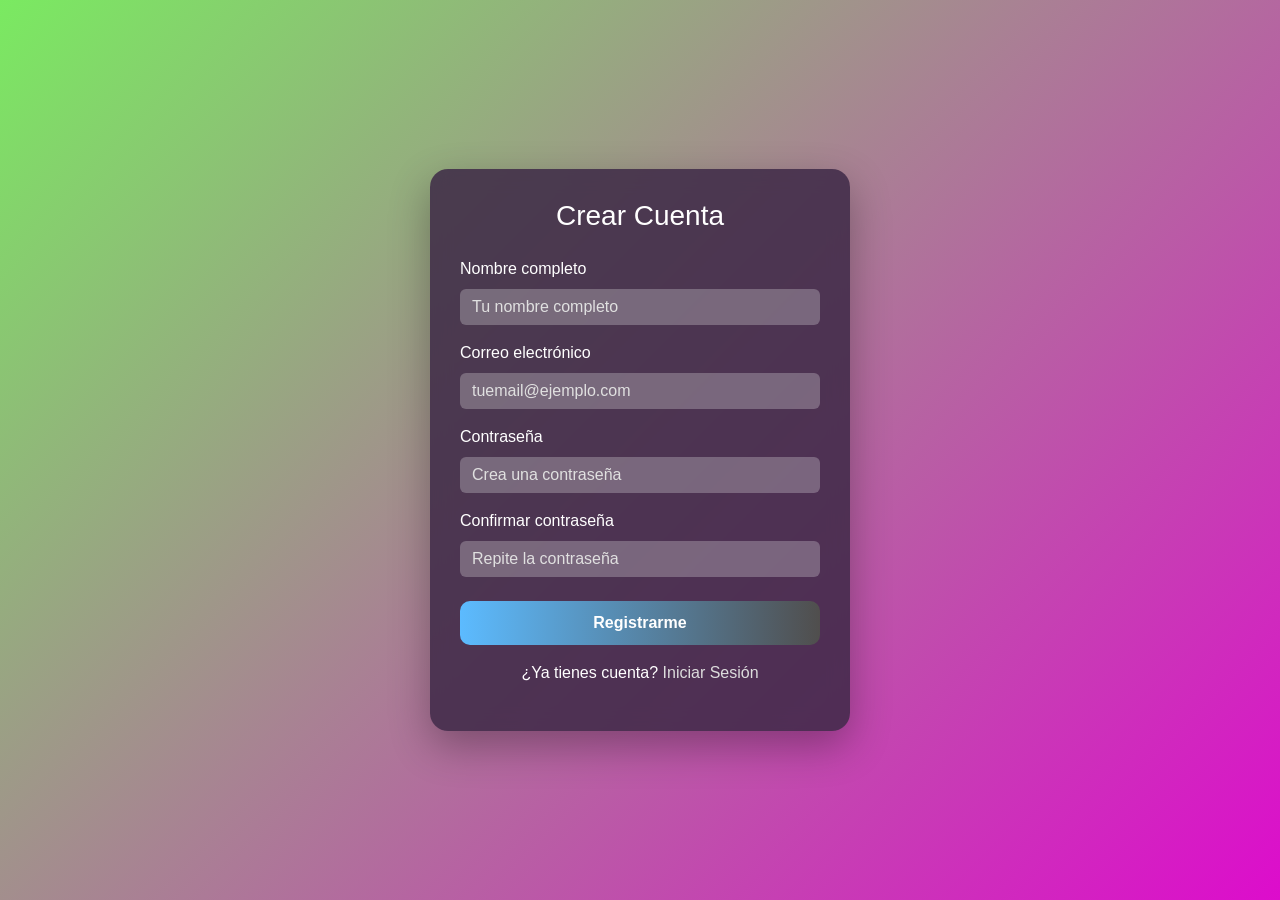
<file: index.html>
<!DOCTYPE html>
<html lang="es">
<head>
  <meta charset="UTF-8">
  <title>Registro</title>
  <meta name="viewport" content="width=device-width, initial-scale=1">

  <link href="https://cdn.jsdelivr.net/npm/bootstrap@5.3.2/dist/css/bootstrap.min.css" rel="stylesheet">
<link rel="icon" href="IMAGEN/Icono.png" type="image/png">
  <link rel="stylesheet" href="style.css">
</head>

<body>

  <div class="login-card">
    <h3 class="text-center mb-4">Crear Cuenta</h3>

    <div class="mb-3">
      <label class="form-label">Nombre completo</label>
      <input type="text" class="form-control" placeholder="Tu nombre completo">
    </div>

    <div class="mb-3">
      <label class="form-label">Correo electrónico</label>
      <input type="email" class="form-control" placeholder="tuemail@ejemplo.com">
    </div>

    <div class="mb-3">
      <label class="form-label">Contraseña</label>
      <input type="password" class="form-control" placeholder="Crea una contraseña">
    </div>

    <div class="mb-4">
      <label class="form-label">Confirmar contraseña</label>
      <input type="password" class="form-control" placeholder="Repite la contraseña">
    </div>

    <button class="btn btn-gradient w-100 mb-3">Registrarme</button>

    <p class="text-center">
      ¿Ya tienes cuenta?
      <a href="inicio.html">Iniciar Sesión</a>
    </p>
  </div>

</body>
</html>
</file>
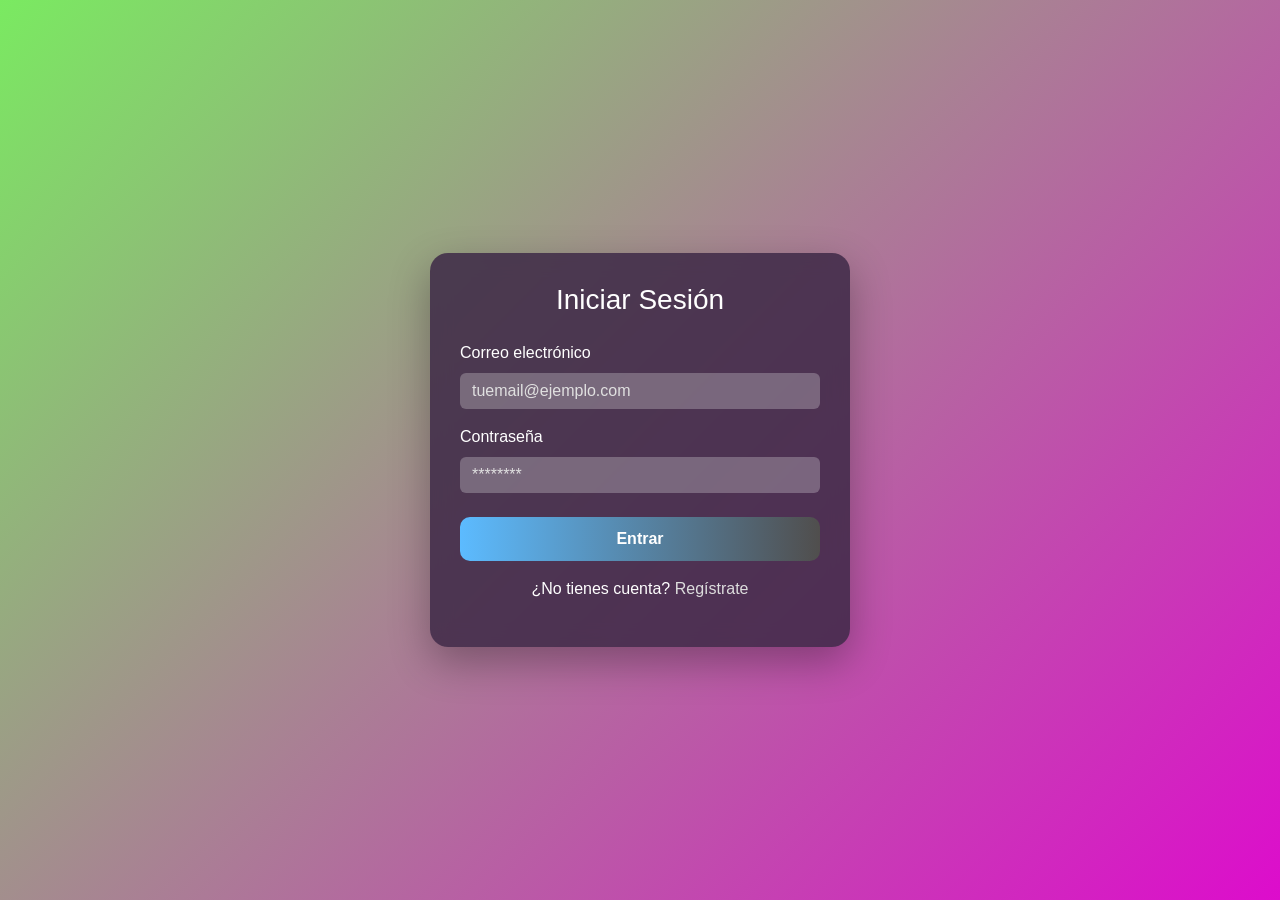
<file: inicio.html>
<!DOCTYPE html>
<html lang="es">
<head>
    <meta charset="UTF-8">
    <meta name="viewport" content="width=device-width, initial-scale=1.0">
    <title>Iniciar sesión</title>


    <link href="https://cdn.jsdelivr.net/npm/bootstrap@5.3.0/dist/css/bootstrap.min.css" rel="stylesheet">

 <link rel="icon" href="IMAGEN/Icono.png" type="image/png">
    <link href="https://cdnjs.cloudflare.com/ajax/libs/font-awesome/6.0.0/css/all.min.css" rel="stylesheet">

    <link rel="stylesheet" href="style.css">
</head>
<body>

  <div class="login-card">
    <h3 class="text-center mb-4">Iniciar Sesión</h3>

    <div class="mb-3">
      <label class="form-label">Correo electrónico</label>
      <input type="email" class="form-control" placeholder="tuemail@ejemplo.com">
    </div>

    <div class="mb-4">
      <label class="form-label">Contraseña</label>
      <input type="password" class="form-control" placeholder="********">
    </div>

    <button class="btn btn-gradient w-100 mb-3">Entrar</button>

    <p class="text-center">
      ¿No tienes cuenta?
      <a href="index.html">Regístrate</a> 
    </p>
  </div>

</body>
</html>
</file>
<file: style.css>
body {
  min-height: 100vh;
  background: linear-gradient(135deg, #7aea61, #dd0ccc);
  display: flex;
  justify-content: center;
  align-items: center;
  font-family: Arial, sans-serif;
}


.login-card {
  background: rgba(60, 40, 70, 0.85);
  backdrop-filter: blur(10px);
  border-radius: 18px;
  padding: 30px;
  width: 100%;
  max-width: 420px;
  color: white;
  box-shadow: 0 15px 40px rgba(0,0,0,0.3);
}


.form-control {
  background: rgba(255,255,255,0.25);
  border: none;
  color: white;
}

.form-control::placeholder {
  color: #e0e0e0;
}

.form-control:focus {
  background: rgba(255,255,255,0.3);
  color: white;
  box-shadow: none;
}


.btn-gradient {
  background: linear-gradient(90deg, #5cbbff, #504e4d);
  border: none;
  color: white;
  font-weight: bold;
  border-radius: 10px;
  padding: 10px;
}

.btn-gradient:hover {
  opacity: 0.9;
}


a {
  color: #ddd;
  text-decoration: none;
}

a:hover {
  text-decoration: underline;
}
</file>
